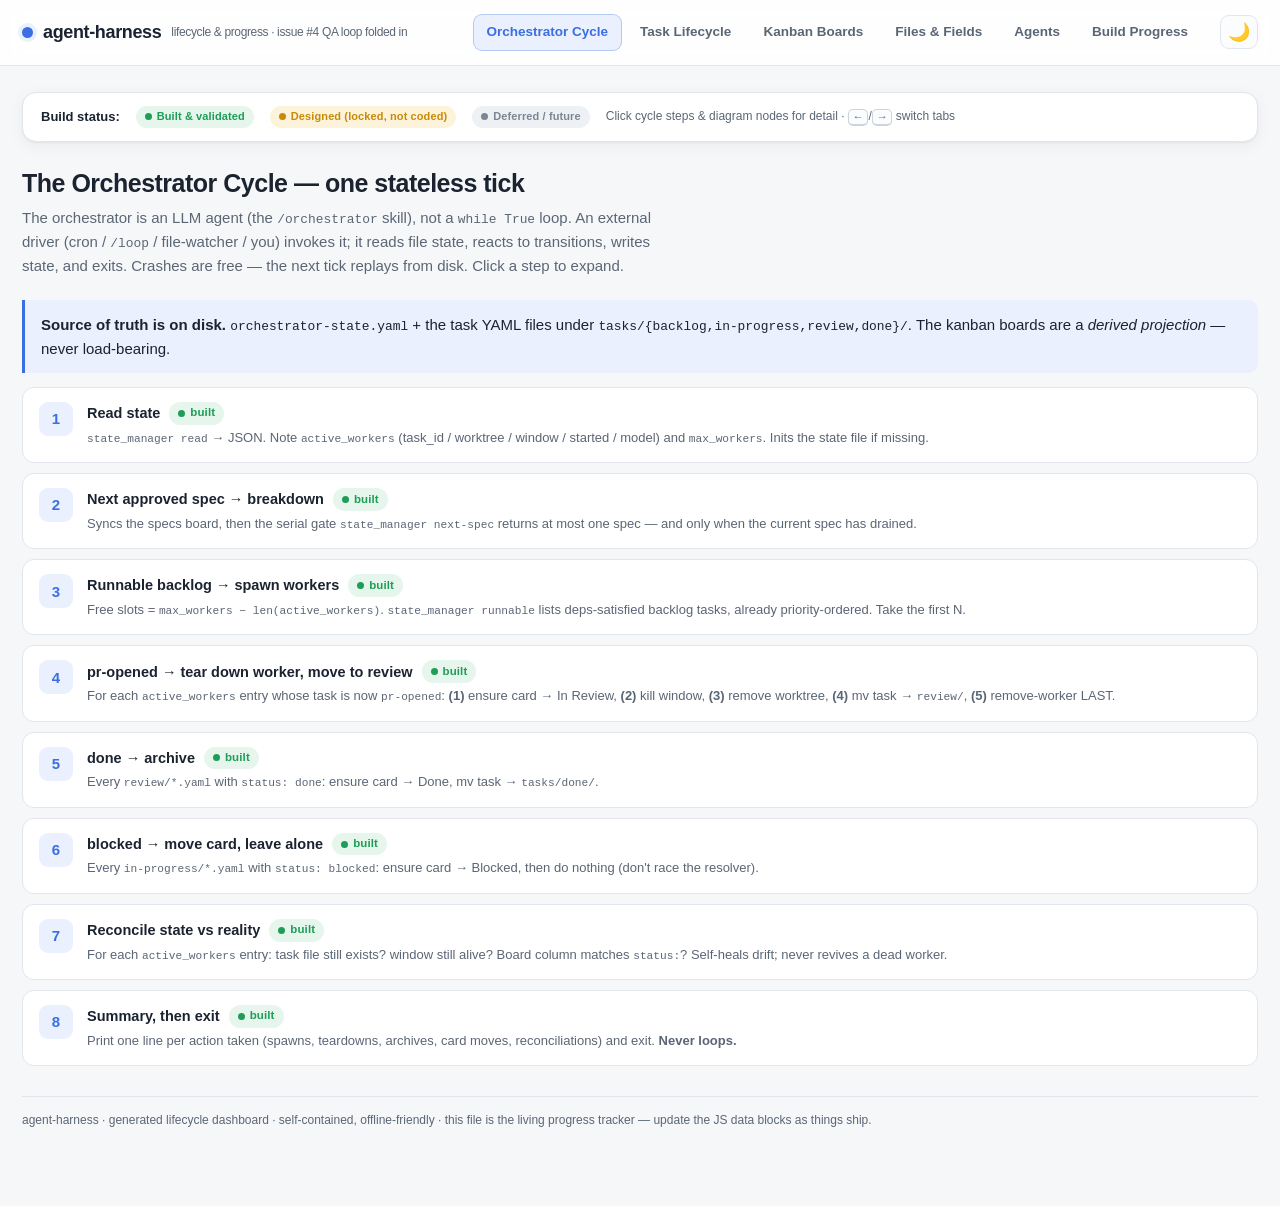
<file: html/index.html>
<!DOCTYPE html>
<html lang="en" data-theme="light">
<head>
<meta charset="UTF-8">
<meta name="viewport" content="width=device-width, initial-scale=1.0">
<title>Agent-Harness — Lifecycle & Progress Dashboard</title>
<style>
  :root{
    --bg:#f6f7f9; --panel:#ffffff; --panel-2:#fbfcfd; --text:#1b2330; --muted:#5b6675;
    --border:#e2e6ec; --border-strong:#cdd4de; --accent:#3b6fe0; --accent-soft:#eaf0fd;
    --green:#1f9d57; --green-soft:#e6f6ec; --yellow:#c98a08; --yellow-soft:#fdf3da;
    --red:#d2463a; --red-soft:#fbe9e7; --gray:#7b8694; --gray-soft:#eef1f4;
    --shadow:0 1px 2px rgba(20,30,50,.06),0 4px 16px rgba(20,30,50,.05);
    --mono:'SF Mono',ui-monospace,'Cascadia Code',Menlo,Consolas,monospace;
    --sans:-apple-system,BlinkMacSystemFont,'Segoe UI',sans-serif;
  }
  [data-theme="dark"]{
    --bg:#0e1117; --panel:#161b24; --panel-2:#1b212c; --text:#e4e9f1; --muted:#9aa6b6;
    --border:#262d3a; --border-strong:#333c4c; --accent:#5b8bff; --accent-soft:#1a2236;
    --green:#3ecf7e; --green-soft:#10271a; --yellow:#e0a93a; --yellow-soft:#2a2110;
    --red:#f06a5d; --red-soft:#2c1513; --gray:#8a96a6; --gray-soft:#1d232e;
    --shadow:0 1px 2px rgba(0,0,0,.3),0 6px 22px rgba(0,0,0,.35);
  }
  *{box-sizing:border-box}
  html{scroll-behavior:smooth}
  body{margin:0;background:var(--bg);color:var(--text);font-family:var(--sans);line-height:1.55;font-size:15px}
  a{color:var(--accent)}
  code,.mono{font-family:var(--mono);font-size:.86em}

  header.top{position:sticky;top:0;z-index:50;background:color-mix(in srgb,var(--panel) 88%,transparent);
    backdrop-filter:saturate(160%) blur(10px);border-bottom:1px solid var(--border)}
  .top-row{max-width:1280px;margin:0 auto;padding:14px 22px;display:flex;align-items:center;gap:18px;flex-wrap:wrap}
  .brand{font-weight:700;font-size:18px;letter-spacing:-.02em;display:flex;align-items:center;gap:10px}
  .brand .dot{width:11px;height:11px;border-radius:50%;background:var(--accent);box-shadow:0 0 0 4px var(--accent-soft)}
  .brand small{font-weight:500;color:var(--muted);font-size:12px}
  nav.tabs{display:flex;gap:4px;flex-wrap:wrap;margin-left:auto}
  nav.tabs button{font:inherit;font-size:13.5px;font-weight:600;color:var(--muted);background:transparent;border:1px solid transparent;
    padding:7px 13px;border-radius:9px;cursor:pointer;transition:all .2s ease}
  nav.tabs button:hover{color:var(--text);background:var(--panel-2)}
  nav.tabs button.active{color:var(--accent);background:var(--accent-soft);border-color:color-mix(in srgb,var(--accent) 30%,transparent)}
  .theme-btn{font:inherit;font-size:18px;line-height:1;background:var(--panel-2);border:1px solid var(--border);
    border-radius:9px;width:38px;height:34px;cursor:pointer;color:var(--text);transition:all .2s ease}
  .theme-btn:hover{border-color:var(--border-strong)}

  main{max-width:1280px;margin:0 auto;padding:26px 22px 80px}
  section.view{display:none;animation:fade .25s ease}
  section.view.active{display:block}
  @keyframes fade{from{opacity:0;transform:translateY(6px)}to{opacity:1;transform:none}}

  h1.page{font-size:25px;letter-spacing:-.02em;margin:.1em 0 .15em}
  .lede{color:var(--muted);max-width:78ch;margin:0 0 22px}
  h2.sec{font-size:18px;letter-spacing:-.01em;margin:34px 0 14px;padding-bottom:8px;border-bottom:1px solid var(--border);
    display:flex;align-items:center;gap:10px}
  h3.sub{font-size:15px;margin:22px 0 10px;color:var(--text)}

  .card{background:var(--panel);border:1px solid var(--border);border-radius:14px;padding:18px 20px;box-shadow:var(--shadow);margin-bottom:16px}
  .grid{display:grid;gap:14px}
  .g2{grid-template-columns:repeat(auto-fit,minmax(300px,1fr))}
  .g3{grid-template-columns:repeat(auto-fit,minmax(230px,1fr))}

  /* status badges */
  .badge{display:inline-flex;align-items:center;gap:5px;font-size:11.5px;font-weight:700;letter-spacing:.01em;
    padding:2.5px 9px;border-radius:999px;white-space:nowrap;vertical-align:middle}
  .badge::before{content:"";width:7px;height:7px;border-radius:50%;background:currentColor}
  .b-built{color:var(--green);background:var(--green-soft)}
  .b-designed{color:var(--yellow);background:var(--yellow-soft)}
  .b-future{color:var(--gray);background:var(--gray-soft)}
  .b-accent{color:var(--accent);background:var(--accent-soft)}

  .legend{display:flex;gap:16px;flex-wrap:wrap;align-items:center;font-size:13px;color:var(--muted)}
  .legend .badge{font-size:11px}

  table{width:100%;border-collapse:collapse;font-size:13.5px;margin:6px 0}
  th,td{text-align:left;padding:9px 11px;border-bottom:1px solid var(--border);vertical-align:top}
  th{font-size:11.5px;text-transform:uppercase;letter-spacing:.05em;color:var(--muted);font-weight:700}
  tbody tr:hover{background:var(--panel-2)}
  td code{background:var(--panel-2);padding:1px 6px;border-radius:6px;border:1px solid var(--border)}

  .callout{border-left:3px solid var(--accent);background:var(--accent-soft);padding:13px 16px;border-radius:0 10px 10px 0;margin:14px 0}
  .callout.warn{border-color:var(--yellow);background:var(--yellow-soft)}
  .callout.ok{border-color:var(--green);background:var(--green-soft)}
  .callout b{color:var(--text)}

  /* cycle steps */
  .step{display:flex;gap:14px;padding:14px 16px;border:1px solid var(--border);border-radius:12px;background:var(--panel);
    margin-bottom:10px;cursor:pointer;transition:all .2s ease}
  .step:hover{border-color:var(--border-strong);transform:translateX(3px)}
  .step .num{flex:none;width:34px;height:34px;border-radius:9px;background:var(--accent-soft);color:var(--accent);
    font-weight:800;display:flex;align-items:center;justify-content:center;font-size:15px}
  .step .body{flex:1}
  .step .body h4{margin:0 0 3px;font-size:14.5px;display:flex;align-items:center;gap:9px;flex-wrap:wrap}
  .step .body p{margin:0;color:var(--muted);font-size:13px}
  .step .detail{display:none;margin-top:10px;padding-top:10px;border-top:1px dashed var(--border);font-size:13px;color:var(--text)}
  .step.open .detail{display:block}
  .step .detail ul{margin:6px 0;padding-left:18px}
  .step .detail li{margin:3px 0}

  /* SVG diagram */
  .diagram-wrap{display:grid;grid-template-columns:1.55fr 1fr;gap:16px;align-items:start}
  @media(max-width:900px){.diagram-wrap{grid-template-columns:1fr}}
  .svg-box{background:var(--panel);border:1px solid var(--border);border-radius:14px;padding:10px;box-shadow:var(--shadow);overflow:auto}
  svg.flow{width:100%;height:auto;min-width:680px}
  .node{cursor:pointer}
  .node rect,.node polygon,.node ellipse{transition:filter .15s ease,stroke-width .15s ease}
  .node:hover rect,.node:hover polygon,.node:hover ellipse{filter:brightness(1.04)}
  .node.selected rect,.node.selected polygon,.node.selected ellipse{stroke-width:3.5px}
  .node text{font-family:var(--sans);font-size:12.5px;font-weight:700;fill:#fff;pointer-events:none}
  .node text.sm{font-size:10px;font-weight:600;opacity:.92}
  .edge{stroke:var(--border-strong);stroke-width:2;fill:none}
  .edge.retry{stroke:var(--yellow)}
  .edge.bad{stroke:var(--red)}
  .edge.good{stroke:var(--green)}
  .elabel{font-family:var(--sans);font-size:10.5px;fill:var(--muted);font-weight:600}
  .elabel-bg{fill:var(--bg);opacity:.85}

  #detailPanel{background:var(--panel);border:1px solid var(--border);border-radius:14px;padding:18px 20px;box-shadow:var(--shadow);
    position:sticky;top:84px}
  #detailPanel .ph{color:var(--muted);font-style:italic}
  #detailPanel h3{margin:0 0 4px;font-size:17px;display:flex;align-items:center;gap:9px;flex-wrap:wrap}
  #detailPanel .meta{font-size:12.5px;color:var(--muted);margin-bottom:12px}
  #detailPanel dl{margin:0;font-size:13px}
  #detailPanel dt{font-weight:700;color:var(--muted);text-transform:uppercase;font-size:10.5px;letter-spacing:.05em;margin-top:12px}
  #detailPanel dd{margin:3px 0 0}
  .chiprow{display:flex;gap:6px;flex-wrap:wrap;margin-top:5px}
  .chip{font-size:11.5px;background:var(--panel-2);border:1px solid var(--border);border-radius:7px;padding:2px 8px;font-family:var(--mono)}

  /* kanban */
  .board{margin-bottom:22px}
  .board-title{display:flex;align-items:center;gap:10px;font-weight:700;font-size:15px;margin-bottom:10px}
  .cols{display:grid;gap:10px;grid-template-columns:repeat(auto-fit,minmax(140px,1fr))}
  .col{background:var(--panel-2);border:1px solid var(--border);border-radius:11px;padding:10px;min-height:90px}
  .col h5{margin:0 0 8px;font-size:12px;letter-spacing:.02em;display:flex;align-items:center;justify-content:space-between;gap:6px}
  .col h5 .st{font-family:var(--mono);font-size:9.5px;color:var(--muted);font-weight:600}
  .col .ccard{background:var(--panel);border:1px solid var(--border);border-left:3px solid var(--accent);border-radius:8px;
    padding:7px 9px;font-size:12px;margin-bottom:7px;box-shadow:var(--shadow)}
  .col .ccard small{color:var(--muted);display:block;font-size:10.5px}
  .col.future{opacity:.62;border-style:dashed}

  /* fields */
  .fieldtag{font-family:var(--mono);font-size:12.5px;font-weight:600}
  .owner{font-size:11px;font-weight:700;padding:1px 7px;border-radius:6px;background:var(--panel-2);border:1px solid var(--border);color:var(--muted)}

  .pill-track{display:inline-flex;align-items:center;gap:7px;font-size:12px;font-weight:600;padding:4px 10px;border-radius:8px;border:1px solid var(--border);margin:3px 4px 3px 0}
  .pill-track i{width:9px;height:9px;border-radius:2px;display:inline-block}

  /* progress bars */
  .metric{margin:11px 0}
  .metric .ml{display:flex;justify-content:space-between;font-size:13px;margin-bottom:4px}
  .metric .bar{height:9px;border-radius:999px;background:var(--panel-2);border:1px solid var(--border);overflow:hidden}
  .metric .bar span{display:block;height:100%;border-radius:999px}
  .foot{color:var(--muted);font-size:12px;margin-top:30px;border-top:1px solid var(--border);padding-top:14px}
  .kbd{font-family:var(--mono);font-size:11px;background:var(--panel-2);border:1px solid var(--border-strong);border-bottom-width:2px;border-radius:5px;padding:1px 6px}
</style>
</head>
<body>
<header class="top">
  <div class="top-row">
    <div class="brand"><span class="dot"></span> agent-harness
      <small>lifecycle &amp; progress · issue&nbsp;#4 QA loop folded in</small></div>
    <nav class="tabs" id="tabs">
      <button data-v="cycle" class="active">Orchestrator Cycle</button>
      <button data-v="lifecycle">Task Lifecycle</button>
      <button data-v="kanban">Kanban Boards</button>
      <button data-v="files">Files &amp; Fields</button>
      <button data-v="agents">Agents</button>
      <button data-v="progress">Build Progress</button>
    </nav>
    <button class="theme-btn" id="themeBtn" title="Toggle theme">🌙</button>
  </div>
</header>

<main>
  <div class="legend card" style="margin-bottom:22px;padding:13px 18px">
    <div class="legend">
      <strong style="color:var(--text)">Build status:</strong>
      <span class="badge b-built">Built &amp; validated</span>
      <span class="badge b-designed">Designed (locked, not coded)</span>
      <span class="badge b-future">Deferred / future</span>
      <span style="margin-left:auto;font-size:12px">Click cycle steps & diagram nodes for detail · <span class="kbd">←</span>/<span class="kbd">→</span> switch tabs</span>
    </div>
  </div>

  <!-- ================= CYCLE ================= -->
  <section class="view active" id="v-cycle">
    <h1 class="page">The Orchestrator Cycle — one stateless tick</h1>
    <p class="lede">The orchestrator is an LLM agent (the <code>/orchestrator</code> skill), not a <code>while True</code> loop.
      An external driver (cron / <code>/loop</code> / file-watcher / you) invokes it; it reads file state, reacts to transitions, writes state, and exits.
      Crashes are free — the next tick replays from disk. Click a step to expand.</p>

    <div class="callout"><b>Source of truth is on disk.</b> <code>orchestrator-state.yaml</code> + the task YAML files under
      <code>tasks/{backlog,in-progress,review,done}/</code>. The kanban boards are a <em>derived projection</em> — never load-bearing.</div>

    <div id="steps"></div>
  </section>

  <!-- ================= LIFECYCLE ================= -->
  <section class="view" id="v-lifecycle">
    <h1 class="page">Task Lifecycle — every track a task can take</h1>
    <p class="lede">A single task from <code>backlog</code> to <code>done</code> (or <code>blocked-escalated</code>).
      The QA retry loop (issue&nbsp;#4) is the new machinery in yellow. Click any node for who writes it, what the orchestrator does, and where it can go next.</p>

    <div style="margin-bottom:14px" class="legend">
      <span class="pill-track"><i style="background:var(--green)"></i> happy path</span>
      <span class="pill-track"><i style="background:var(--yellow)"></i> one-retry ladder</span>
      <span class="pill-track"><i style="background:var(--red)"></i> escalate to human</span>
    </div>

    <div class="diagram-wrap">
      <div class="svg-box">
        <svg class="flow" viewBox="0 0 1000 760" id="flow" aria-label="task lifecycle state machine">
          <defs>
            <marker id="arr" markerWidth="11" markerHeight="11" refX="8.5" refY="4" orient="auto">
              <path d="M0,0 L9,4 L0,8 z" fill="var(--border-strong)"/></marker>
            <marker id="arrY" markerWidth="11" markerHeight="11" refX="8.5" refY="4" orient="auto">
              <path d="M0,0 L9,4 L0,8 z" fill="var(--yellow)"/></marker>
            <marker id="arrR" markerWidth="11" markerHeight="11" refX="8.5" refY="4" orient="auto">
              <path d="M0,0 L9,4 L0,8 z" fill="var(--red)"/></marker>
            <marker id="arrG" markerWidth="11" markerHeight="11" refX="8.5" refY="4" orient="auto">
              <path d="M0,0 L9,4 L0,8 z" fill="var(--green)"/></marker>
          </defs>
          <!-- edges drawn first -->
          <g id="edges"></g>
          <!-- nodes injected by JS -->
          <g id="nodes"></g>
        </svg>
      </div>
      <div id="detailPanel">
        <h3>Pick a state →</h3>
        <p class="ph">Click any box in the diagram to see who sets it, the orchestrator's action, the board column it maps to, and its outgoing transitions.</p>
      </div>
    </div>
  </section>

  <!-- ================= KANBAN ================= -->
  <section class="view" id="v-kanban">
    <h1 class="page">Kanban Boards — the human-glanceable projection</h1>
    <p class="lede">Three persistent Obsidian boards in <code>docs/_kanban/</code>. The orchestrator <strong>moves one card at a time</strong> (idempotent "ensure card C in column COL") — it never regenerates a board, so your manual edits survive. Card moves are gated into worker teardown and anchored on <code>active_workers</code> for crash-safety.</p>

    <div class="callout warn"><b>Board can drift from task <code>status:</code></b> — it's a second copy of state with no self-healing regeneration. Accepted tradeoff; the orchestrator minimizes drift by moving cards inside the transitions it already processes, and the reconcile step re-asserts the column for in-flight work.</div>

    <div id="boards"></div>
  </section>

  <!-- ================= FILES ================= -->
  <section class="view" id="v-files">
    <h1 class="page">Files &amp; Fields — the control plane</h1>
    <p class="lede">Everything dynamic lives in files. Task files are control-plane state (gitignored, in the main worktree, read by absolute path per ADR-001). Field ownership is <strong>disjoint</strong> so writers never race.</p>

    <h2 class="sec">Task file — <code>tasks/&lt;dir&gt;/&lt;TASK-ID&gt;.yaml</code></h2>
    <div class="card" style="padding:6px 4px"><div id="schemaTable"></div></div>

    <h2 class="sec"><code>orchestrator-state.yaml</code> — the durable "who's alive" list</h2>
    <div class="card" style="padding:6px 4px"><div id="stateTable"></div></div>

    <h2 class="sec">Per-feature artifacts — <code>docs/active-features/&lt;feature&gt;/</code></h2>
    <div class="card" style="padding:6px 4px"><div id="artifactTable"></div></div>

    <h2 class="sec">Spec frontmatter — <code>docs/specs/*.md</code></h2>
    <div class="card" style="padding:6px 4px"><div id="specTable"></div></div>
  </section>

  <!-- ================= AGENTS ================= -->
  <section class="view" id="v-agents">
    <h1 class="page">Agents — who does what</h1>
    <p class="lede">The orchestrator is the only sequencer. Every other agent is spawned by it: synchronous <code>claude --print</code> for fast deciders, async tracked tmux sessions for slow doers.</p>
    <div class="grid g2" id="agentCards"></div>
  </section>

  <!-- ================= PROGRESS ================= -->
  <section class="view" id="v-progress">
    <h1 class="page">Build Progress</h1>
    <p class="lede">Where the harness actually stands. The spec→tasks→workers→PR loop is built and validated across three e2e runs. The QA retry loop (issue&nbsp;#4) is fully designed and its docs are reconciled; code is the next step.</p>

    <div class="grid g3" id="progressMetrics"></div>

    <h2 class="sec">✅ Built &amp; validated <span class="badge b-built">shipped</span></h2>
    <div class="card"><ul id="builtList" style="margin:0;padding-left:18px;columns:2;column-gap:34px"></ul></div>

    <h2 class="sec">🟡 Designed — issue #4 QA loop <span class="badge b-designed">next up</span></h2>
    <div class="card"><ol id="designedList" style="margin:0;padding-left:20px"></ol></div>

    <h2 class="sec">⚪ Deferred / future <span class="badge b-future">later</span></h2>
    <div class="card"><ul id="futureList" style="margin:0;padding-left:18px;columns:2;column-gap:34px"></ul></div>

    <div class="callout ok" style="margin-top:22px"><b>Latest:</b> docs reconciled to the QA-loop design and committed (<code>0c12ee9</code> on <code>master</code>) — <code>feature-lifecycle.md</code>, <code>orchestrator-design.md</code>, <code>build-roadmap.md</code> Stage 6, <code>qa-report.md</code> template. <b>Next build step:</b> apply the schema delta to <code>schemas/task.schema.yaml</code>, then build order A → B → C.</div>
  </section>

  <div class="foot">agent-harness · generated lifecycle dashboard · self-contained, offline-friendly · this file is the living progress tracker — update the JS data blocks as things ship.</div>
</main>

<script>
/* ---------- theme ---------- */
const themeBtn=document.getElementById('themeBtn'),root=document.documentElement;
function setTheme(t){root.setAttribute('data-theme',t);themeBtn.textContent=t==='dark'?'☀️':'🌙';try{localStorage.setItem('ah-theme',t)}catch(e){}}
setTheme((()=>{try{return localStorage.getItem('ah-theme')||(matchMedia('(prefers-color-scheme:dark)').matches?'dark':'light')}catch(e){return'light'}})());
themeBtn.onclick=()=>setTheme(root.getAttribute('data-theme')==='dark'?'light':'dark');

/* ---------- tabs ---------- */
const views=['cycle','lifecycle','kanban','files','agents','progress'];
const tabBtns=[...document.querySelectorAll('#tabs button')];
function show(v){
  views.forEach(x=>document.getElementById('v-'+x).classList.toggle('active',x===v));
  tabBtns.forEach(b=>b.classList.toggle('active',b.dataset.v===v));
  history.replaceState(null,'','#'+v);
}
tabBtns.forEach(b=>b.onclick=()=>show(b.dataset.v));
document.addEventListener('keydown',e=>{
  if(e.target.matches('input,textarea'))return;
  const cur=views.indexOf(tabBtns.find(b=>b.classList.contains('active')).dataset.v);
  if(e.key==='ArrowRight')show(views[(cur+1)%views.length]);
  if(e.key==='ArrowLeft')show(views[(cur-1+views.length)%views.length]);
});
if(location.hash&&views.includes(location.hash.slice(1)))show(location.hash.slice(1));
const B=(c,t)=>`<span class="badge b-${c}">${t}</span>`;

/* ====================================================== CYCLE ====================================================== */
const steps=[
 {n:1,t:"Read state",s:"built",d:"<code>state_manager read</code> → JSON. Note <code>active_workers</code> (task_id / worktree / window / started / model) and <code>max_workers</code>. Inits the state file if missing.",x:["Stateless: no memory across ticks — the truth is the file.","<code>active_workers</code> is the durable 'who's alive' list that survives crashes."]},
 {n:2,t:"Next approved spec → breakdown",s:"built",d:"Syncs the specs board, then the serial gate <code>state_manager next-spec</code> returns at most one spec — and only when the current spec has drained.",x:["<b>2a Advisor (Opus)</b> — <code>run-advisor.sh</code> gates on an architectural decision: PROCEED, decide+PROCEED (writes <code>status:proposed</code> ADR), or BLOCK (writes <code>status:blocked</code> into the spec).","<b>2b Breakdown (Sonnet)</b> — only on PROCEED. <code>run-breakdown.sh</code> writes schema-valid task YAMLs to <code>tasks/backlog/</code>. Flip spec → <code>in-breakdown</code> (one-way latch)."]},
 {n:3,t:"Runnable backlog → spawn workers",s:"built",d:"Free slots = <code>max_workers − len(active_workers)</code>. <code>state_manager runnable</code> lists deps-satisfied backlog tasks, already priority-ordered. Take the first N.",x:["<b>Race-free spawn:</b> <code>provision-worker</code> (worktree + idle window, no claude) → do ALL bookkeeping → <code>launch-worker</code> (start claude).","Disjoint ownership: worker owns <code>status</code>/<code>pr_url</code>/<code>pr_number</code> (and now <code>branch</code>/<code>qa_instructions</code>); orchestrator owns placement + <code>worktree</code>/<code>window</code>/<code>started</code>/<code>assigned_to</code>."]},
 {n:4,t:"pr-opened → tear down worker, move to review",s:"built",d:"For each <code>active_workers</code> entry whose task is now <code>pr-opened</code>: <b>(1)</b> ensure card → In Review, <b>(2)</b> kill window, <b>(3)</b> remove worktree, <b>(4)</b> mv task → <code>review/</code>, <b>(5)</b> remove-worker LAST.",x:["Order is crash-safe: card moves BEFORE the kill; removal-from-state is LAST, so a torn-down worker whose card never moved is unreachable.","The <code>task/&lt;id&gt;</code> branch + open PR survive — only the local checkout is removed.","<span class='badge b-designed'>QA loop adds:</span> at <code>pr-opened</code>/<code>pr-updated</code>, spawn the async QA agent (own worktree on the branch)."]},
 {n:5,t:"done → archive",s:"built",d:"Every <code>review/*.yaml</code> with <code>status: done</code>: ensure card → Done, mv task → <code>tasks/done/</code>.",x:["<span class='badge b-future'>Future:</span> <code>done</code> will be SET by a separate merge/archival agent that detects the human's manual merge — the orchestrator just archives what's already <code>done</code>."]},
 {n:6,t:"blocked → move card, leave alone",s:"built",d:"Every <code>in-progress/*.yaml</code> with <code>status: blocked</code>: ensure card → Blocked, then do nothing (don't race the resolver).",x:["<span class='badge b-future'>Future:</span> the blocker-resolver skill (Opus) routes these; the orchestrator only moves the card today."]},
 {n:7,t:"Reconcile state vs reality",s:"built",d:"For each <code>active_workers</code> entry: task file still exists? window still alive? Board column matches <code>status:</code>? Self-heals drift; never revives a dead worker.",x:["This is where board drift for in-flight work self-corrects (idempotent ensure-in-column)."]},
 {n:8,t:"Summary, then exit",s:"built",d:"Print one line per action taken (spawns, teardowns, archives, card moves, reconciliations) and exit. <b>Never loops.</b>",x:["Cadence is the external driver's job — cron, <code>/loop</code>, file-watcher, or you typing <code>/orchestrator</code>."]},
];
document.getElementById('steps').innerHTML=steps.map(s=>`
 <div class="step" data-n="${s.n}">
   <div class="num">${s.n}</div>
   <div class="body">
     <h4>${s.t} ${B(s.s,s.s==='built'?'built':s.s)}</h4>
     <p>${s.d}</p>
     <div class="detail"><ul>${s.x.map(i=>`<li>${i}</li>`).join('')}</ul></div>
   </div>
 </div>`).join('');
document.querySelectorAll('.step').forEach(el=>el.onclick=()=>el.classList.toggle('open'));

/* ====================================================== LIFECYCLE STATE MACHINE ====================================================== */
// node: id, label, sublabel, x, y, shape(rect|term|diamond), color, status, detail{who,orch,col,next[]}
const C={blue:'#3b6fe0',green:'#1f9d57',yellow:'#c98a08',red:'#d2463a',gray:'#7b8694',teal:'#1f8aa0'};
const NW=150,NH=46;
const nodes=[
 {id:'backlog',l:'backlog',x:150,y:60,c:C.gray,s:'built',
   who:'task-breakdown (creates the file)',orch:'Counts it as "spec not drained" — holds the next spec. Spawns a worker when deps are satisfied + a slot is free.',col:'Tasks → Backlog',next:['in-progress']},
 {id:'in-progress',l:'in-progress',x:150,y:170,c:C.blue,s:'built',
   who:'orchestrator (on spawn)',orch:'Provisioned a worktree + window and launched a worker. Owns worktree/window/started/assigned_to.',col:'Tasks → In Progress',next:['pr-opened','blocked']},
 {id:'blocked',l:'blocked',x:430,y:170,c:C.gray,s:'built',sub:'worker hit a gap',
   who:'worker (writes BLOCKER)',orch:'Ensures card → Blocked, then leaves it for the (future) blocker-resolver. Does not tear down.',col:'Tasks → Blocked',next:[]},
 {id:'pr-opened',l:'pr-opened',x:150,y:290,c:C.blue,s:'built',sub:'PR open, QA pending',
   who:'worker (fills branch, writes recipe, opens PR)',orch:'Tears down the worker window+worktree, moves task → review/, then spawns the async QA agent on its own worktree.',col:'Tasks → In Review',next:['QA1']},
 {id:'QA1',l:'QA agent',x:150,y:400,c:C.teal,s:'designed',shape:'diamond',sub:'1st pass · async',
   who:'QA agent (writes review-file status)',orch:'Polls the qa-report status WIP→verdict on a later tick, then routes. Tracked in active_workers with role: qa.',col:'(running — task stays In Review)',next:['qa-passed','qa-failed','blocked-escalated']},
 {id:'qa-failed',l:'qa-failed',x:430,y:400,c:C.yellow,s:'designed',sub:'needs-changes',
   who:'orchestrator (on needs-changes verdict)',orch:'Spawns the Opus fixer on the SAME task. Reached by a bug (always) or a trivial rubric mismatch.',col:'Tasks → QA Failed',next:['pr-updated']},
 {id:'pr-updated',l:'pr-updated',x:430,y:290,c:C.yellow,s:'designed',sub:'fixer pushed',
   who:'Opus fixer (worker fix-mode)',orch:'Re-triggers QA (2nd pass). Fixer pushed to the EXISTING branch — no second PR.',col:'Tasks → In Review',next:['QA2']},
 {id:'QA2',l:'re-QA',x:710,y:290,c:C.teal,s:'designed',shape:'diamond',sub:'2nd pass · terminal',
   who:'QA agent (2nd run)',orch:'Terminal pass: looks-good → qa-passed; anything else → escalate. No further retries.',col:'(running — task stays In Review)',next:['qa-passed','blocked-escalated']},
 {id:'qa-passed',l:'qa-passed',x:150,y:560,c:C.green,s:'designed',sub:'awaiting your merge',
   who:'orchestrator (on looks-good)',orch:'Card → Human Review. PR awaits your MANUAL merge. The advance gate now releases the next spec.',col:'Tasks → Human Review',next:['done']},
 {id:'blocked-escalated',l:'blocked-escalated',x:620,y:560,c:C.red,s:'designed',sub:'needs you',
   who:'orchestrator (on escalate / QA run died ×N)',orch:'Writes failure_reason into the task file, card → Human Review. Fundamental mismatch, ambiguity, or QA infra failure after N=2 retries.',col:'Tasks → Human Review',next:[]},
 {id:'done',l:'done',x:150,y:680,c:C.green,s:'built',shape:'term',sub:'merged',
   who:'separate merge/archival agent (future)',orch:'Detects your merge (gh pr view), sets done; orchestrator step 5 archives → tasks/done/.',col:'Tasks → Done',next:[]},
];
// edges: from,to,kind(norm|good|retry|bad),label,via(optional polyline points)
const edges=[
 {f:'backlog',t:'in-progress',k:'norm',lab:'orch spawns worker'},
 {f:'in-progress',t:'pr-opened',k:'norm',lab:'worker opens PR'},
 {f:'in-progress',t:'blocked',k:'bad',lab:'BLOCKER'},
 {f:'pr-opened',t:'QA1',k:'norm',lab:'spawn async QA'},
 {f:'QA1',t:'qa-passed',k:'good',lab:'looks-good'},
 {f:'QA1',t:'qa-failed',k:'retry',lab:'needs-changes (bug / trivial)'},
 {f:'QA1',t:'blocked-escalated',k:'bad',lab:'escalate / run died ×N'},
 {f:'qa-failed',t:'pr-updated',k:'retry',lab:'Opus fixer → same branch'},
 {f:'pr-updated',t:'QA2',k:'retry',lab:'re-QA'},
 {f:'QA2',t:'qa-passed',k:'good',lab:'looks-good',via:[[710,335],[710,640],[150,640]]},
 {f:'QA2',t:'blocked-escalated',k:'bad',lab:'anything else'},
 {f:'qa-passed',t:'done',k:'good',lab:'human merges'},
];
const nmap=Object.fromEntries(nodes.map(n=>[n.id,n]));
function anchor(n,side){const w=n.shape==='diamond'?NW+10:NW,h=NH;
  if(side==='b')return[n.x,n.y+h/2]; if(side==='t')return[n.x,n.y-h/2];
  if(side==='l')return[n.x-w/2,n.y]; if(side==='r')return[n.x+w/2,n.y]; return[n.x,n.y];}
function edgePath(e){
  const a=nmap[e.f],b=nmap[e.t];
  if(e.via){const pts=[[a.x,a.y+NH/2],...e.via,[b.x,b.y-NH/2]];return 'M'+pts.map(p=>p.join(',')).join(' L');}
  // choose sides
  let p1,p2;
  if(a.x===b.x){p1=anchor(a,'b');p2=anchor(b,'t');}
  else if(Math.abs(a.y-b.y)<8){p1=anchor(a, b.x>a.x?'r':'l');p2=anchor(b, b.x>a.x?'l':'r');}
  else { // diagonal: leave from bottom/side toward target
    if(b.y>a.y){p1=anchor(a, b.x>a.x?'r':'l');p2=anchor(b,'t');}
    else {p1=anchor(a,'t');p2=anchor(b,'b');}
  }
  const mx=(p1[0]+p2[0])/2;
  return `M${p1[0]},${p1[1]} C${mx},${p1[1]} ${mx},${p2[1]} ${p2[0]},${p2[1]}`;
}
function edgeMid(e){const a=nmap[e.f],b=nmap[e.t];
  if(e.via){const m=e.via[Math.floor(e.via.length/2)]||[(a.x+b.x)/2,(a.y+b.y)/2];return m;}
  return [(a.x+b.x)/2,(a.y+b.y)/2];}
const mk={norm:'arr',good:'arrG',retry:'arrY',bad:'arrR'};
document.getElementById('edges').innerHTML=edges.map(e=>{
  const cls=e.k==='retry'?'retry':e.k==='bad'?'bad':e.k==='good'?'good':'';
  const [mx,my]=edgeMid(e);
  const w=e.lab.length*5.6+10;
  return `<path class="edge ${cls}" d="${edgePath(e)}" marker-end="url(#${mk[e.k]})"/>
   <rect class="elabel-bg" x="${mx-w/2}" y="${my-9}" width="${w}" height="15" rx="4"/>
   <text class="elabel" x="${mx}" y="${my+2}" text-anchor="middle">${e.lab}</text>`;
}).join('');
function nodeSVG(n){
  const w=NW,h=NH,x=n.x-w/2,y=n.y-h/2;
  let shape;
  if(n.shape==='diamond'){const dw=w/2+12;shape=`<polygon points="${n.x},${n.y-h/2-4} ${n.x+dw},${n.y} ${n.x},${n.y+h/2+4} ${n.x-dw},${n.y}" fill="${n.c}" stroke="${n.c}" rx="6"/>`;}
  else if(n.shape==='term'){shape=`<rect x="${x}" y="${y}" width="${w}" height="${h}" rx="22" fill="${n.c}" stroke="${n.c}"/>`;}
  else shape=`<rect x="${x}" y="${y}" width="${w}" height="${h}" rx="11" fill="${n.c}" stroke="${n.c}"/>`;
  const sub=n.sub?`<text class="sm" x="${n.x}" y="${n.y+13}" text-anchor="middle">${n.sub}</text>`:'';
  const dy=n.sub?-3:5;
  const ring=n.s==='designed'?`stroke-dasharray="5 3"`:'';
  return `<g class="node" data-id="${n.id}" transform="translate(0,0)">
    ${shape.replace('/>',` ${ring}/>`)}
    <text x="${n.x}" y="${n.y+dy}" text-anchor="middle">${n.l}</text>${sub}</g>`;
}
document.getElementById('nodes').innerHTML=nodes.map(nodeSVG).join('');
const dp=document.getElementById('detailPanel');
function selNode(id){
  document.querySelectorAll('.node').forEach(g=>g.classList.toggle('selected',g.dataset.id===id));
  const n=nmap[id];
  const nextHtml=n.next.length?n.next.map(t=>`<span class="chip">${nmap[t]?nmap[t].l:t}</span>`).join(''):'<span class="ph">terminal — handed to you</span>';
  dp.innerHTML=`<h3><code>${n.l}</code> ${B(n.s, n.s==='built'?'built':n.s)}</h3>
    <div class="meta">${n.shape==='diamond'?'async agent (decision point)':'task status'}</div>
    <dl>
      <dt>Written by</dt><dd>${n.who}</dd>
      <dt>Orchestrator action</dt><dd>${n.orch}</dd>
      <dt>Kanban column</dt><dd>${n.col}</dd>
      <dt>Goes to</dt><dd><div class="chiprow">${nextHtml}</div></dd>
    </dl>`;
}
document.querySelectorAll('.node').forEach(g=>g.addEventListener('click',()=>selNode(g.dataset.id)));

/* ====================================================== KANBAN ====================================================== */
const boards=[
 {name:'Specs board',status:'built',file:'docs/_kanban/specs-board.md',
  cols:[{h:'Under Review',st:'draft',cards:[['feature-export','draft spec, your edits']]},
        {h:'Approved',st:'approved',cards:[['feature-auth','awaiting advisor + breakdown']]},
        {h:'Acknowledged',st:'in-breakdown',cards:[['feature-export','tasks created']]},
        {h:'Blocked',st:'blocked',cards:[['feature-billing','advisor: needs your call']]}]},
 {name:'Tasks board',status:'built',file:'docs/_kanban/tasks-board.md',note:'QA-loop columns (QA Failed / Human Review) stay empty until issue #4 ships',
  cols:[{h:'Backlog',st:'backlog',cards:[['TASK-052','deps not yet done']]},
        {h:'In Progress',st:'in-progress',cards:[['TASK-051','worker on window:2']]},
        {h:'In Review',st:'pr-opened · pr-updated',cards:[['TASK-049','QA running']]},
        {h:'QA Failed',st:'qa-failed',designed:true,cards:[['TASK-048','Opus fixer running']]},
        {h:'Human Review',st:'qa-passed · blocked-escalated',designed:true,cards:[['TASK-047','looks-good → merge'],['TASK-046','escalated: see failure_reason']]},
        {h:'Blocked',st:'blocked',cards:[['TASK-050','worker BLOCKER']]},
        {h:'Done',st:'done',cards:[['TASK-045','merged + archived']]}]},
 {name:'Bugs board',status:'future',file:'docs/_kanban/bugs.md',note:'skeleton seeded; the random-bugs subsystem (separate fleet, Linear issues w/ recordings, you curate) is future work',
  cols:[{h:'Reported',st:'—'},{h:'Triaged',st:'—'},{h:'In Progress',st:'—'},{h:'QA',st:'—'},{h:'Human Review',st:'—'},{h:'Blocked',st:'—'},{h:'Fixed',st:'—'}]},
];
document.getElementById('boards').innerHTML=boards.map(b=>`
 <div class="board">
   <div class="board-title">${b.name} ${B(b.status,b.status==='built'?'built':b.status)} <code style="font-weight:400;font-size:12px">${b.file}</code></div>
   ${b.note?`<div style="font-size:12.5px;color:var(--muted);margin:-4px 0 9px">${b.note}</div>`:''}
   <div class="cols">${b.cols.map(c=>`
     <div class="col ${(c.designed||b.status==='future')?'future':''}">
       <h5>${c.h} ${c.designed?B('designed',''):''}<span class="st">${c.st||''}</span></h5>
       ${(c.cards||[]).map(cd=>`<div class="ccard">${cd[0]}<small>${cd[1]}</small></div>`).join('')}
     </div>`).join('')}</div>
 </div>`).join('');

/* ====================================================== FILES & FIELDS ====================================================== */
function tbl(el,head,rows){document.getElementById(el).innerHTML=
 `<table><thead><tr>${head.map(h=>`<th>${h}</th>`).join('')}</tr></thead><tbody>${rows.map(r=>`<tr>${r.map(c=>`<td>${c}</td>`).join('')}</tr>`).join('')}</tbody></table>`;}
const ownW='<span class="owner">worker</span>',ownO='<span class="owner">orchestrator</span>',ownT='<span class="owner">task-breakdown</span>',ownQ='<span class="owner">QA agent</span>';
tbl('schemaTable',['Field','Owner','Status','Purpose'],[
 ['<span class="fieldtag">id</span>',ownT,B('built','built'),'<code>TASK-NNN</code> / <code>BUG-NNN</code> (BUG reserved for the future random-bugs subsystem)'],
 ['<span class="fieldtag">title · spec · priority</span>',ownT,B('built','built'),'task identity; <code>spec</code> points at the source spec; priority drives the runnable ordering'],
 ['<span class="fieldtag">status</span>',ownW+' / '+ownO,B('built','built'),'the state-machine value — see Task Lifecycle'],
 ['<span class="fieldtag">depends_on · blocks · can_parallelize_with</span>',ownT,B('built','built'),'the dependency graph; parallel only when no shared files'],
 ['<span class="fieldtag">model</span>',ownT,B('built','built'),'<code>sonnet</code> for workers; the fixer pass runs <code>opus</code>'],
 ['<span class="fieldtag">worktree · window · started · assigned_to</span>',ownO,B('built','built'),'spawn metadata, written between provision and launch'],
 ['<span class="fieldtag">pr_url · pr_number</span>',ownW,B('built','built'),'set when the PR opens'],
 ['<span class="fieldtag">qa_failure_count</span>',ownO,B('designed','repurpose'),'old "escalate@2/stop@3" is dead — ladder is one retry; becomes a 0/1 pass marker'],
 ['<span class="fieldtag">qa_out_of_scope_bugs</span>',ownO,B('future','unused'),'reserved; random-bugs subsystem is deferred'],
 ['<span class="fieldtag">suggested_files_to_read · references</span>',ownT,B('built','built'),'reading hints for the worker'],
 ['<span class="fieldtag">expected_behavior</span>',ownT,B('designed','new'),'the RUBRIC — observable, spec-derived acceptance; the grading truth (in-file)'],
 ['<span class="fieldtag">branch</span>',ownW,B('designed','new'),'empty at creation; worker fills <code>task/&lt;id&gt;</code>. Empty-vs-filled = fix-mode signal'],
 ['<span class="fieldtag">qa_instructions</span>',ownW,B('designed','new'),'→ pointer to the worker-authored recipe artifact'],
 ['<span class="fieldtag">qa_report</span>',ownQ,B('designed','new'),'→ pointer to the QA report artifact'],
 ['<span class="fieldtag">failure_reason</span>',ownO,B('designed','new'),'why a task escalated/blocked — written so you see it in-file'],
 ['<span class="fieldtag">qa_run_attempts</span>',ownO,B('designed','new'),'infra-retry counter for a dead QA run (N=2), distinct from the verdict ladder'],
]);
tbl('stateTable',['Field','Status','What it holds'],[
 ['<span class="fieldtag">active_workers[]</span>',B('built','built'),'durable who-is-alive list: <code>task_id · worktree · window · started · model</code>'],
 ['<span class="fieldtag">active_workers[].role</span>',B('designed','new'),'<code>qa</code> for the QA agent — marks an unconsumed verdict the orch still owes action on'],
 ['<span class="fieldtag">max_workers</span>',B('built','built'),'concurrency cap (default 3); 0 pauses all new work'],
 ['<span class="fieldtag">cycle_count · last_action · last_action_time</span>',B('built','built'),'bookkeeping the orchestrator edits directly'],
]);
tbl('artifactTable',['Artifact','Author','Status','Role'],[
 ['<code>progress.md</code>',ownW,B('built','built'),'worker narration + BLOCKER section the orch watches'],
 ['<code>decisions.md</code>','advisor / resolver',B('built','built'),'recorded architectural calls'],
 ['<code>qa-instructions-&lt;TASK-ID&gt;.md</code>',ownW,B('designed','new'),'the RECIPE — how to drive THIS feature (routes/payloads, clicks) + claimed I/O. A map, never the rubric'],
 ['<code>qa-report-&lt;TASK-ID&gt;.md</code>',ownQ,B('designed','new'),'verdict + findings; its <code>status:</code> (WIP→looks-good/needs-changes/escalate) is the durable signal the orch polls'],
]);
tbl('specTable',['Value','Status','Meaning'],[
 ['<code>status: draft</code>',B('built','built'),'you are still writing it — Under Review'],
 ['<code>status: approved</code>',B('built','built'),'the only manual gate; enters the next-spec pool — Approved'],
 ['<code>status: in-breakdown</code>',B('built','built'),'one-way latch after breakdown runs — Acknowledged'],
 ['<code>status: blocked</code>',B('built','built'),'advisor found a significant gap; out of the pool until you resolve — Blocked'],
 ['<code>status: proposed</code> (on an ADR)',B('built','built'),'advisor auto-decided a low-risk call; you ratify at PR review'],
]);

/* ====================================================== AGENTS ====================================================== */
const agents=[
 {n:'Orchestrator',m:'—',mode:'the loop',s:'built',trig:'external driver (cron/loop/you)',in:'state + task files',out:'spawns, card moves, state writes',note:'The only sequencer. One tick, no internal loop.'},
 {n:'Advisor',m:'Opus',mode:'sync · claude --print',s:'built',trig:'orch step 2a, per approved spec',in:'spec + ADRs + CLAUDE.md',out:'PROCEED / proposed-ADR / BLOCK',note:'Architectural gate before breakdown.'},
 {n:'Task-breakdown',m:'Sonnet',mode:'sync · claude --print',s:'built',trig:'orch step 2b on PROCEED',in:'spec ACs + ADRs',out:'task YAMLs (+ expected_behavior rubric, designed)',note:'Authors the rubric — neither implements nor tests, so the grading is unbiased.'},
 {n:'Worker',m:'Sonnet',mode:'async · tracked tmux',s:'built',trig:'orch step 3, fresh task',in:'task file → spec/CLAUDE.md/code',out:'PR + status pr-opened',note:'Will also fill branch + write the QA recipe (designed).'},
 {n:'Opus fixer (worker fix-mode)',m:'Opus',mode:'async · tracked tmux',s:'designed',trig:'orch on needs-changes',in:'task + qa-report findings',out:'push to existing branch → pr-updated',note:'Detects fix-mode from state (filled branch + qa-failed); no second PR.'},
 {n:'QA agent',m:'Sonnet',mode:'async · tracked tmux (role: qa)',s:'designed',trig:'orch at pr-opened / pr-updated',in:'rubric + recipe + project run-skill + own worktree',out:'qa-report status: looks-good / needs-changes / escalate',note:'BEHAVIORAL — runs the feature, never reviews the diff. Two checks anchored to the rubric.'},
 {n:'Review agent',m:'—',mode:'async',s:'future',trig:'pr-opened (parallel)',in:'diff vs spec',out:'PR comments via gh pr review',note:'Build order D — adjacent, NOT part of the retry ladder.'},
 {n:'Blocker-resolver',m:'Opus',mode:'sync',s:'future',trig:'orch step 6 on blocked',in:'BLOCKER + spec + ADRs',out:'decision → decisions.md, nudge worker',note:'Stage 7.'},
 {n:'Merge / archival agent',m:'—',mode:'separate',s:'future',trig:'qa-passed task',in:'gh pr view --json state,mergedAt',out:'sets done → archive + doc-closeout',note:'Detects your manual merge; orch does NOT do this inline.'},
 {n:'Random-bugs fleet',m:'—',mode:'separate fleet',s:'future',trig:'you curate the bugs board',in:'Linear issues w/ screenshots/recordings',out:'fixes off the main loop',note:'Out-of-scope bugs QA notices are IGNORED by the retry loop; this fleet owns them later.'},
];
document.getElementById('agentCards').innerHTML=agents.map(a=>`
 <div class="card" style="border-left:3px solid ${a.s==='built'?'var(--green)':a.s==='designed'?'var(--yellow)':'var(--gray)'}">
   <h3 class="sub" style="margin:0 0 6px;display:flex;align-items:center;gap:9px;flex-wrap:wrap">${a.n} ${B(a.s,a.s==='built'?'built':a.s)} ${a.m!=='—'?`<span class="chip">${a.m}</span>`:''}</h3>
   <div style="font-size:12.5px;color:var(--muted);margin-bottom:9px">${a.note}</div>
   <dl style="margin:0;font-size:12.5px;display:grid;grid-template-columns:auto 1fr;gap:3px 12px">
     <b style="color:var(--muted)">mode</b><span>${a.mode}</span>
     <b style="color:var(--muted)">trigger</b><span>${a.trig}</span>
     <b style="color:var(--muted)">inputs</b><span>${a.in}</span>
     <b style="color:var(--muted)">outputs</b><span>${a.out}</span>
   </dl>
 </div>`).join('');

/* ====================================================== PROGRESS ====================================================== */
const metrics=[
 {l:'Core loop (spec→PR)',pct:100,c:'var(--green)',sub:'built + 3 e2e runs'},
 {l:'QA retry loop (#4)',pct:18,c:'var(--yellow)',sub:'design ✓ + docs ✓ · code next'},
 {l:'Ops & notifications',pct:5,c:'var(--gray)',sub:'mostly future'},
];
document.getElementById('progressMetrics').innerHTML=metrics.map(m=>`
 <div class="card metric" style="margin:0">
   <div class="ml"><b>${m.l}</b><span>${m.pct}%</span></div>
   <div class="bar"><span style="width:${m.pct}%;background:${m.c}"></span></div>
   <div style="font-size:12px;color:var(--muted);margin-top:6px">${m.sub}</div>
 </div>`).join('');
const built=['/orchestrator skill (8-step cycle)','/advisor skill (Opus ADR gate)','/task-breakdown skill (Sonnet)','/worker skill (real impl + hybrid PR)','state_manager (read/runnable/next-spec/workers)','tmux_manager (provision/launch split)','run-advisor.sh · run-breakdown.sh','serial-per-spec gate','advisor ADR gate (proposed ADRs)','persistent kanban: specs + tasks boards','race-free spawn (provision→bookkeep→launch)','crash-safe teardown ordering','ADR-001 control-plane files · ADR-002 conda env','3 end-to-end validation runs','QA-loop design docs reconciled + committed'];
const designed=['Apply schema delta to task.schema.yaml (expected_behavior, branch, qa_instructions, qa_report, failure_reason, qa_run_attempts, qa-passed status)','A — /qa-agent skill + run-qa.sh + tmux existing-branch worktree','B — orch triggers async QA at pr-opened/pr-updated + advance-gate update (hold next spec through the loop)','C — verdict routing (looks-good/needs-changes/escalate) + one-retry ladder + crash-safe QA teardown','/worker fix-mode (push to existing branch → pr-updated, no 2nd PR)','N=2 infra-retry on a dead QA run → escalate with failure_reason'];
const future=['/review-agent (build order D)','merge/archival agent (detect merge → done)','random-bugs subsystem (separate board + Linear + 2nd fleet)','Telegram + Linear notifications (Stage 5)','blocker-resolver (Stage 7)','doc-closeout (Stage 7)','backlog-triage (Opus, scheduled)','monitor.py dashboard (Stage 8)','file-watcher driver','remote control (Termius/Telegram cmds)'];
document.getElementById('builtList').innerHTML=built.map(x=>`<li>${x}</li>`).join('');
document.getElementById('designedList').innerHTML=designed.map(x=>`<li>${x}</li>`).join('');
document.getElementById('futureList').innerHTML=future.map(x=>`<li>${x}</li>`).join('');
</script>
</body>
</html>
</file>
